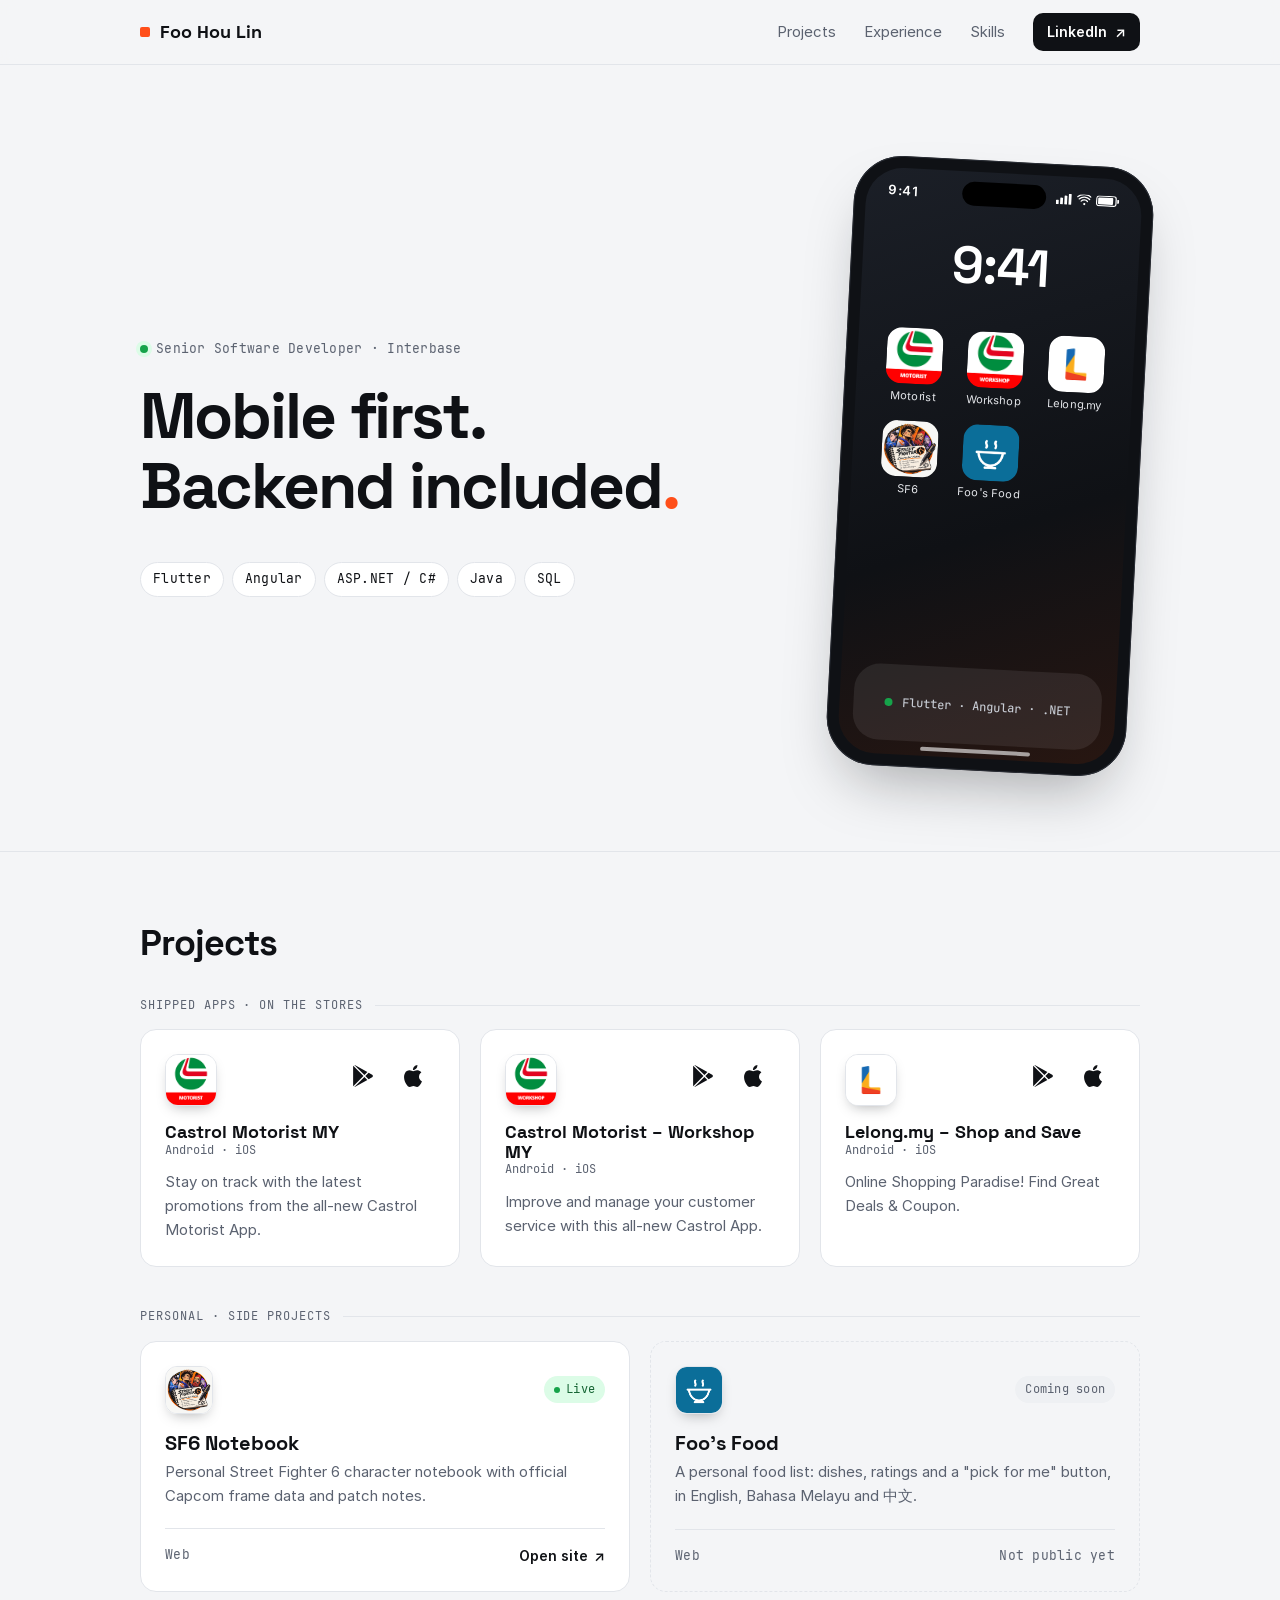
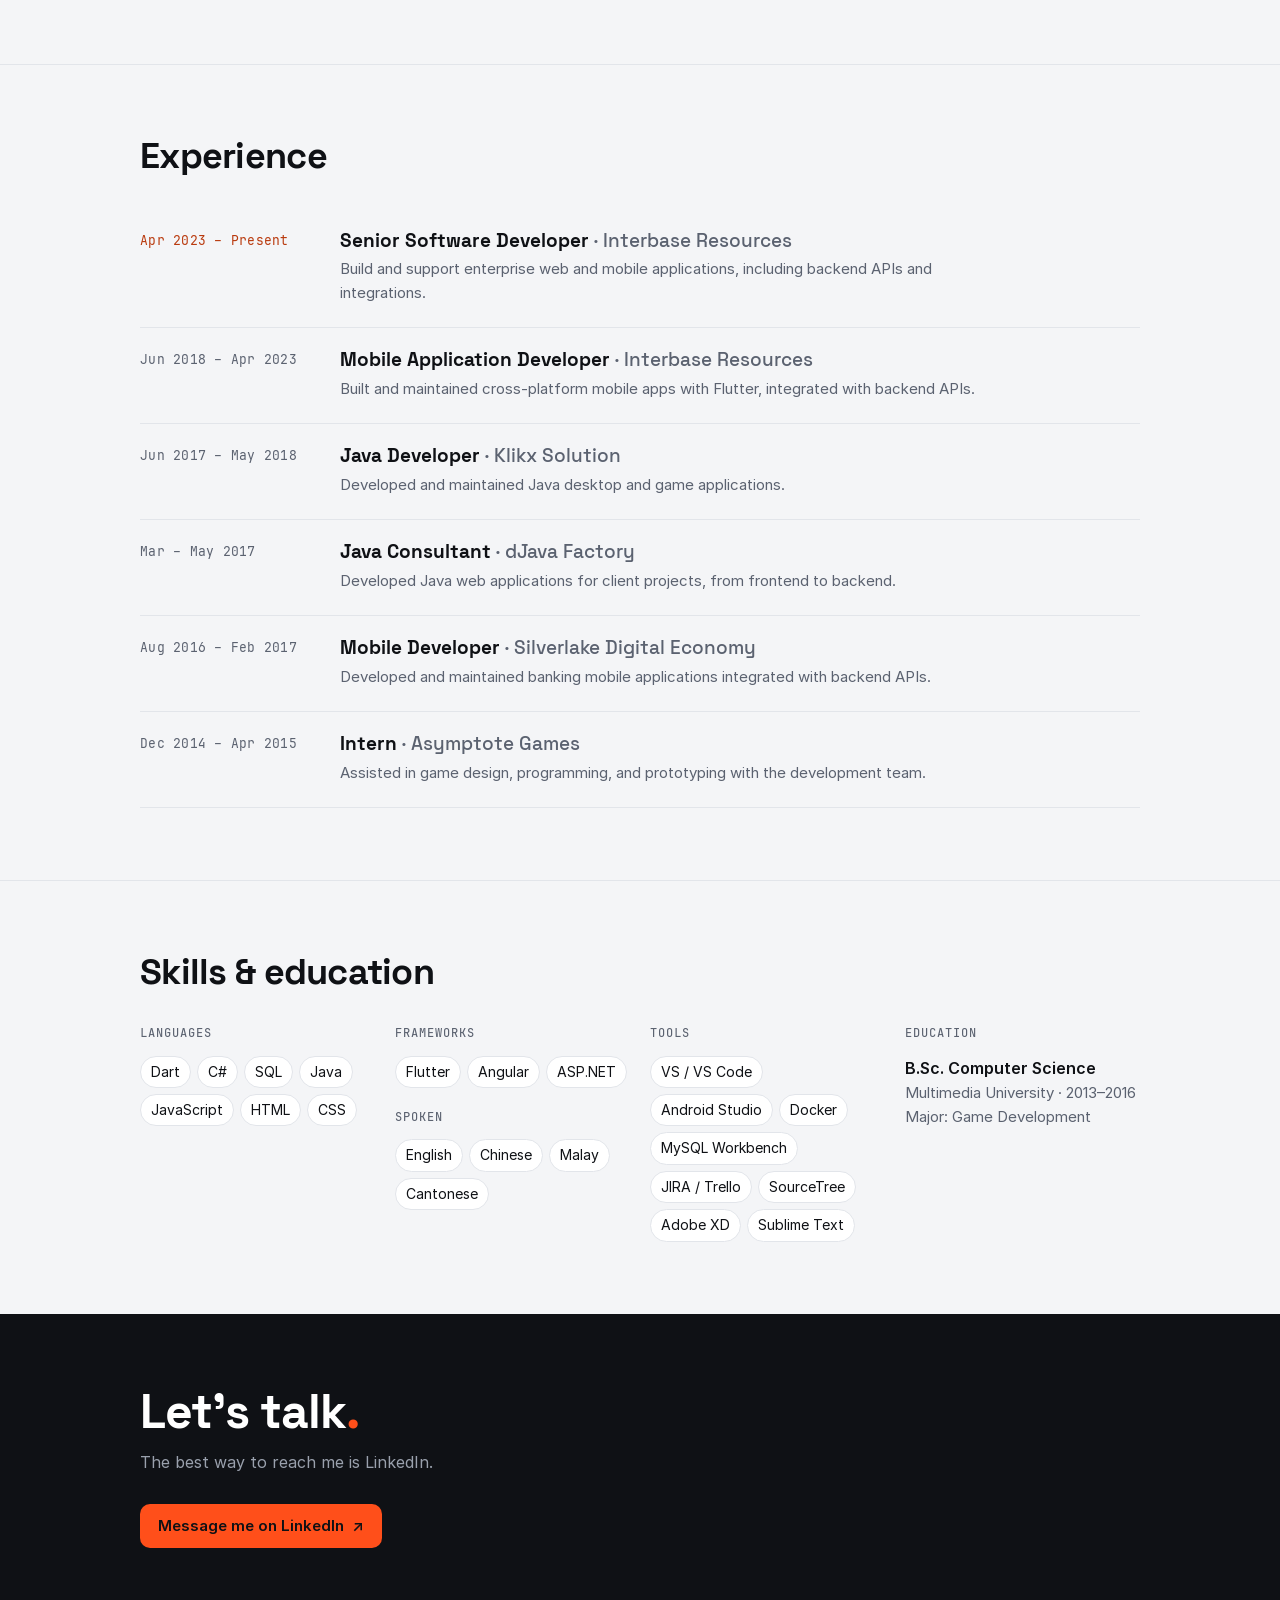
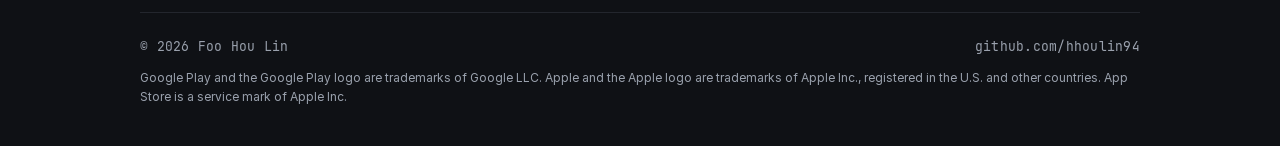
<file: index.html>
<!DOCTYPE html>
<html lang="en">
<head>
<meta charset="utf-8">
<meta name="viewport" content="width=device-width, initial-scale=1">
<title>Foo Hou Lin — Senior Software Developer</title>
<meta name="description" content="9+ years building mobile, web and backend systems, with Flutter apps shipped to both app stores.">
<meta name="author" content="Foo Hou Lin">
<meta name="theme-color" content="#F4F5F7">
<link rel="canonical" href="https://hhoulin94.github.io/">
<meta property="og:title" content="Foo Hou Lin — Senior Software Developer">
<meta property="og:description" content="9+ years building mobile, web and backend systems, with Flutter apps shipped to both app stores.">
<meta property="og:type" content="website">
<meta property="og:url" content="https://hhoulin94.github.io/">
<meta property="og:image" content="https://hhoulin94.github.io/assets/og.png">
<meta property="og:image:type" content="image/png">
<meta property="og:image:width" content="1200">
<meta property="og:image:height" content="630">
<meta property="og:image:alt" content="Foo Hou Lin — Mobile first. Backend included.">
<meta name="twitter:card" content="summary_large_image">
<meta name="twitter:title" content="Foo Hou Lin — Senior Software Developer">
<meta name="twitter:description" content="9+ years building mobile, web and backend systems, with Flutter apps shipped to both app stores.">
<meta name="twitter:image" content="https://hhoulin94.github.io/assets/og.png">
<link rel="icon" href="assets/favicon.svg" type="image/svg+xml">
<link rel="icon" href="assets/favicon-32.png" type="image/png" sizes="32x32">
<link rel="apple-touch-icon" href="assets/apple-touch-icon.png">
<link rel="preload" href="fonts/space-grotesk/SpaceGrotesk-Bold.woff2" as="font" type="font/woff2" crossorigin>
<link rel="preload" href="fonts/inter/Inter-Regular.woff2" as="font" type="font/woff2" crossorigin>
<link rel="stylesheet" href="styles.css">
</head>
<body>
<a class="skip" href="#projects">Skip to projects</a>
<nav aria-label="Primary">
  <div class="w">
    <a class="logo" href="#top"><span class="dot" aria-hidden="true"></span>Foo Hou Lin</a>
    <div class="links">
      <a href="#projects">Projects</a>
      <a href="#experience">Experience</a>
      <a href="#skills">Skills</a>
    </div>
    <a class="btn p" href="https://www.linkedin.com/in/hou-lin-foo-8b8b81141/" target="_blank" rel="me noopener noreferrer">LinkedIn <span aria-hidden="true">↗</span></a>
  </div>
</nav>

<header class="hero" id="top">
  <div class="w hg">
    <div>
      <p class="tag mono"><span class="pulse" aria-hidden="true"></span>Senior Software Developer · Interbase</p>
      <h1>Mobile first.<br>Backend included<span class="acc">.</span></h1>
      <div class="stack mono">
        <span class="chip">Flutter</span>
        <span class="chip">Angular</span>
        <span class="chip">ASP.NET / C#</span>
        <span class="chip">Java</span>
        <span class="chip">SQL</span>
      </div>
    </div>
    <div class="pwrap">
      <div class="phone" aria-hidden="true">
        <div class="scr">
          <div class="isl"></div>
          <div class="sb">
            <b>9:41</b>
            <span class="sb-icons">
              <svg viewBox="0 0 17 12" width="17" height="12"><rect x="0" y="7.2" width="3" height="4.8" rx="0.6" fill="#fff"/><rect x="4.6" y="4.6" width="3" height="7.4" rx="0.6" fill="#fff"/><rect x="9.2" y="2.2" width="3" height="9.8" rx="0.6" fill="#fff"/><rect x="13.8" y="0" width="3" height="12" rx="0.6" fill="#fff"/></svg>
              <svg viewBox="0 0 16 12" width="16" height="12"><path fill="#fff" d="M8.1 9.15a1.2 1.2 0 1 1 0 2.4 1.2 1.2 0 0 1 0-2.4z"/><path fill="none" stroke="#fff" stroke-width="1.35" stroke-linecap="round" d="M4.55 7.35a4.85 4.85 0 0 1 6.9 0"/><path fill="none" stroke="#fff" stroke-width="1.35" stroke-linecap="round" d="M2.25 5.05a8.15 8.15 0 0 1 11.5 0"/><path fill="none" stroke="#fff" stroke-width="1.35" stroke-linecap="round" d="M.35 2.7C2.4 1 5.1.15 8 .15s5.6.85 7.65 2.55"/></svg>
              <svg viewBox="0 0 26 12" width="26" height="12"><rect x="0.7" y="0.7" width="21.2" height="10.6" rx="2.5" fill="none" stroke="#fff" stroke-width="1.3"/><rect x="2.3" y="2.25" width="16.4" height="7.5" rx="1.1" fill="#fff"/><path fill="#fff" d="M23.2 3.9h1.15c.45 0 .8.36.8.8v2.6c0 .44-.35.8-.8.8H23.2V3.9z"/></svg>
            </span>
          </div>
          <div class="clk">9:41</div>
          <div class="apps">
            <div class="app"><img class="ai" src="assets/icon-com.bp.castrol.motorist.png" alt="" width="56" height="56"><span class="label">Motorist</span></div>
            <div class="app"><img class="ai" src="assets/icon-com.bp.castrol.workshop.png" alt="" width="56" height="56"><span class="label">Workshop</span></div>
            <div class="app"><img class="ai" src="assets/icon-com.lelong.buyer.png" alt="" width="56" height="56"><span class="label">Lelong.my</span></div>
            <div class="app"><img class="ai" src="assets/icon-sf6.png" alt="" width="56" height="56"><span class="label">SF6</span></div>
            <div class="app"><img class="ai" src="assets/icon-foofood.png" alt="" width="56" height="56"><span class="label">Foo's Food</span></div>
          </div>
          <div class="dock"><span class="pulse"></span>Flutter · Angular · .NET</div>
          <div class="hbar"></div>
        </div>
      </div>
    </div>
  </div>
</header>

<main>
  <section id="projects">
    <div class="w">
      <div class="sh"><h2>Projects</h2></div>
      <p class="sub">Shipped apps · on the stores</p>
      <div class="grid3">
        <article class="card ship">
          <div class="ah">
            <img class="aico" src="assets/icon-com.bp.castrol.motorist.png" alt="" width="52" height="52">
            <div class="stores">
              <a class="store" href="https://play.google.com/store/apps/details?id=com.bp.castrol.motorist" aria-label="Get Castrol Motorist MY on Google Play" title="Google Play" target="_blank" rel="noopener noreferrer"><img src="assets/si-googleplay.svg" alt="" width="22" height="22"></a>
              <a class="store" href="https://apps.apple.com/my/app/castrol-motorist-my/id1546690704" aria-label="Download Castrol Motorist MY on the App Store" title="App Store" target="_blank" rel="noopener noreferrer"><img src="assets/si-apple.svg" alt="" width="22" height="22"></a>
            </div>
          </div>
          <div class="nm">
            <h3>Castrol Motorist MY</h3>
            <small>Android · iOS</small>
          </div>
          <p>Stay on track with the latest promotions from the all-new Castrol Motorist App.</p>
        </article>
        <article class="card ship">
          <div class="ah">
            <img class="aico" src="assets/icon-com.bp.castrol.workshop.png" alt="" width="52" height="52">
            <div class="stores">
              <a class="store" href="https://play.google.com/store/apps/details?id=com.bp.castrol.workshop" aria-label="Get Castrol Motorist – Workshop MY on Google Play" title="Google Play" target="_blank" rel="noopener noreferrer"><img src="assets/si-googleplay.svg" alt="" width="22" height="22"></a>
              <a class="store" href="https://apps.apple.com/my/app/castrol-motorist-workshop-my/id1546692428" aria-label="Download Castrol Motorist – Workshop MY on the App Store" title="App Store" target="_blank" rel="noopener noreferrer"><img src="assets/si-apple.svg" alt="" width="22" height="22"></a>
            </div>
          </div>
          <div class="nm">
            <h3>Castrol Motorist – Workshop MY</h3>
            <small>Android · iOS</small>
          </div>
          <p>Improve and manage your customer service with this all-new Castrol App.</p>
        </article>
        <article class="card ship">
          <div class="ah">
            <img class="aico" src="assets/icon-com.lelong.buyer.png" alt="" width="52" height="52">
            <div class="stores">
              <a class="store" href="https://play.google.com/store/apps/details?id=com.lelong.buyer" aria-label="Get Lelong.my – Shop and Save on Google Play" title="Google Play" target="_blank" rel="noopener noreferrer"><img src="assets/si-googleplay.svg" alt="" width="22" height="22"></a>
              <a class="store" href="https://apps.apple.com/my/app/lelong-my-shop-and-save/id508637861" aria-label="Download Lelong.my – Shop and Save on the App Store" title="App Store" target="_blank" rel="noopener noreferrer"><img src="assets/si-apple.svg" alt="" width="22" height="22"></a>
            </div>
          </div>
          <div class="nm">
            <h3>Lelong.my – Shop and Save</h3>
            <small>Android · iOS</small>
          </div>
          <p>Online Shopping Paradise! Find Great Deals &amp; Coupon.</p>
        </article>
      </div>

      <p class="sub later">Personal · side projects</p>
      <div class="grid2">
        <article class="card pc">
          <div class="k">
            <img class="food" src="assets/icon-sf6.png" alt="" width="48" height="48">
            <span class="badge live"><span class="bdot" aria-hidden="true"></span>Live</span>
          </div>
          <h3><a href="https://sf6-character-notes.vercel.app" target="_blank" rel="noopener noreferrer">SF6 Notebook</a></h3>
          <p>Personal Street Fighter 6 character notebook with official Capcom frame data and patch notes.</p>
          <div class="ft">
            <span class="mono meta">Web</span>
            <a href="https://sf6-character-notes.vercel.app" target="_blank" rel="noopener noreferrer">Open site <span aria-hidden="true">↗</span></a>
          </div>
        </article>
        <article class="card pc dim">
          <div class="k">
            <img class="food" src="assets/icon-foofood.png" alt="" width="48" height="48">
            <span class="badge soon">Coming soon</span>
          </div>
          <h3>Foo's Food</h3>
          <p>A personal food list: dishes, ratings and a "pick for me" button, in English, Bahasa Melayu and <span lang="zh">中文</span>.</p>
          <div class="ft">
            <span class="mono meta">Web</span>
            <span class="mono meta">Not public yet</span>
          </div>
        </article>
      </div>
    </div>
  </section>

  <section id="experience">
    <div class="w">
      <div class="sh"><h2>Experience</h2></div>
      <div class="tl">
        <div class="row">
          <div class="when now">Apr 2023 – Present</div>
          <div class="what">
            <h3>Senior Software Developer <em>· Interbase Resources</em></h3>
            <p>Build and support enterprise web and mobile applications, including backend APIs and integrations.</p>
          </div>
        </div>
        <div class="row">
          <div class="when">Jun 2018 – Apr 2023</div>
          <div class="what">
            <h3>Mobile Application Developer <em>· Interbase Resources</em></h3>
            <p>Built and maintained cross-platform mobile apps with Flutter, integrated with backend APIs.</p>
          </div>
        </div>
        <div class="row">
          <div class="when">Jun 2017 – May 2018</div>
          <div class="what">
            <h3>Java Developer <em>· Klikx Solution</em></h3>
            <p>Developed and maintained Java desktop and game applications.</p>
          </div>
        </div>
        <div class="row">
          <div class="when">Mar – May 2017</div>
          <div class="what">
            <h3>Java Consultant <em>· dJava Factory</em></h3>
            <p>Developed Java web applications for client projects, from frontend to backend.</p>
          </div>
        </div>
        <div class="row">
          <div class="when">Aug 2016 – Feb 2017</div>
          <div class="what">
            <h3>Mobile Developer <em>· Silverlake Digital Economy</em></h3>
            <p>Developed and maintained banking mobile applications integrated with backend APIs.</p>
          </div>
        </div>
        <div class="row">
          <div class="when">Dec 2014 – Apr 2015</div>
          <div class="what">
            <h3>Intern <em>· Asymptote Games</em></h3>
            <p>Assisted in game design, programming, and prototyping with the development team.</p>
          </div>
        </div>
      </div>
    </div>
  </section>

  <section id="skills">
    <div class="w">
      <div class="sh"><h2>Skills &amp; education</h2></div>
      <div class="sk">
        <div>
          <h4>Languages</h4>
          <div class="chips">
            <span class="chip">Dart</span>
            <span class="chip">C#</span>
            <span class="chip">SQL</span>
            <span class="chip">Java</span>
            <span class="chip">JavaScript</span>
            <span class="chip">HTML</span>
            <span class="chip">CSS</span>
          </div>
        </div>
        <div>
          <h4>Frameworks</h4>
          <div class="chips">
            <span class="chip">Flutter</span>
            <span class="chip">Angular</span>
            <span class="chip">ASP.NET</span>
          </div>
          <h4 class="spoken">Spoken</h4>
          <div class="chips">
            <span class="chip">English</span>
            <span class="chip">Chinese</span>
            <span class="chip">Malay</span>
            <span class="chip">Cantonese</span>
          </div>
        </div>
        <div>
          <h4>Tools</h4>
          <div class="chips">
            <span class="chip">VS / VS Code</span>
            <span class="chip">Android Studio</span>
            <span class="chip">Docker</span>
            <span class="chip">MySQL Workbench</span>
            <span class="chip">JIRA / Trello</span>
            <span class="chip">SourceTree</span>
            <span class="chip">Adobe XD</span>
            <span class="chip">Sublime Text</span>
          </div>
        </div>
        <div>
          <h4>Education</h4>
          <p class="degree">B.Sc. Computer Science</p>
          <p class="school">Multimedia University · <span class="year">2013–2016</span><br>Major: Game Development</p>
        </div>
      </div>
    </div>
  </section>
</main>

<footer>
  <div class="w">
    <h2>Let's talk<span class="acc">.</span></h2>
    <p class="lead">The best way to reach me is LinkedIn.</p>
    <a class="btn" href="https://www.linkedin.com/in/hou-lin-foo-8b8b81141/" target="_blank" rel="me noopener noreferrer">Message me on LinkedIn <span aria-hidden="true">↗</span></a>
    <div class="bot mono">
      <span>© 2026 Foo Hou Lin</span>
      <a href="https://github.com/hhoulin94" target="_blank" rel="me noopener noreferrer">github.com/hhoulin94</a>
    </div>
    <p class="tm">Google Play and the Google Play logo are trademarks of Google LLC. Apple and the Apple logo are trademarks of Apple Inc., registered in the U.S. and other countries. App Store is a service mark of Apple Inc.</p>
  </div>
</footer>
</body>
</html>
</file>
<file: styles.css>
/* Self-hosted OFL webfonts. Licenses: fonts/space-grotesk/OFL.txt, fonts/inter/LICENSE.txt, fonts/jetbrains-mono/OFL.txt. */

@font-face {
  font-family: "Space Grotesk";
  font-style: normal;
  font-weight: 500;
  font-display: swap;
  src: url("fonts/space-grotesk/SpaceGrotesk-Medium.woff2") format("woff2");
}

@font-face {
  font-family: "Space Grotesk";
  font-style: normal;
  font-weight: 600;
  font-display: swap;
  src: url("fonts/space-grotesk/SpaceGrotesk-SemiBold.woff2") format("woff2");
}

@font-face {
  font-family: "Space Grotesk";
  font-style: normal;
  font-weight: 700;
  font-display: swap;
  src: url("fonts/space-grotesk/SpaceGrotesk-Bold.woff2") format("woff2");
}

@font-face {
  font-family: "Inter";
  font-style: normal;
  font-weight: 400;
  font-display: swap;
  src: url("fonts/inter/Inter-Regular.woff2") format("woff2");
}

@font-face {
  font-family: "Inter";
  font-style: normal;
  font-weight: 500;
  font-display: swap;
  src: url("fonts/inter/Inter-Medium.woff2") format("woff2");
}

@font-face {
  font-family: "Inter";
  font-style: normal;
  font-weight: 600;
  font-display: swap;
  src: url("fonts/inter/Inter-SemiBold.woff2") format("woff2");
}

@font-face {
  font-family: "JetBrains Mono";
  font-style: normal;
  font-weight: 400;
  font-display: swap;
  src: url("fonts/jetbrains-mono/JetBrainsMono-Regular.woff2") format("woff2");
}

@font-face {
  font-family: "JetBrains Mono";
  font-style: normal;
  font-weight: 500;
  font-display: swap;
  src: url("fonts/jetbrains-mono/JetBrainsMono-Medium.woff2") format("woff2");
}

:root {
  --bg: #F4F5F7;
  --card: #fff;
  --ink: #0F1115;
  --mut: #5B6270;
  --line: #E2E5EA;
  --acc: #FF4F1A;
  --acct: #B93A0E;
  --sans: "Inter", "Segoe UI", Roboto, "Helvetica Neue", Arial, "PingFang SC", "Noto Sans CJK SC", "Microsoft YaHei", "WenQuanYi Micro Hei", sans-serif;
  --display: "Space Grotesk", "Avenir Next", "Segoe UI", sans-serif;
  --mono: "JetBrains Mono", ui-monospace, "SFMono-Regular", Menlo, Consolas, monospace;
}

*,
*::before,
*::after {
  box-sizing: border-box;
}

* {
  margin: 0;
}

html {
  scroll-behavior: smooth;
  -webkit-text-size-adjust: 100%;
  background: var(--bg);
}

body {
  background: var(--bg);
  color: var(--ink);
  font: 400 16px/1.6 var(--sans);
  -webkit-font-smoothing: antialiased;
  text-rendering: optimizeLegibility;
}

img {
  max-width: 100%;
}

a {
  color: inherit;
  text-decoration: none;
}

:focus {
  outline: none;
}

:focus-visible {
  outline: 2px solid var(--ink);
  outline-offset: 2px;
}

footer :focus-visible {
  outline-color: #fff;
}

.skip {
  position: absolute;
  left: 16px;
  top: 12px;
  z-index: 10;
  transform: translateY(-160%);
  background: var(--ink);
  color: #fff;
  font-weight: 600;
  font-size: 14px;
  padding: 8px 12px;
  border-radius: 8px;
}

.skip:focus {
  transform: none;
}

.w {
  max-width: 1080px;
  margin: 0 auto;
  padding: 0 40px;
}

.mono {
  font-family: var(--mono);
  font-size: 13px;
  letter-spacing: 0.02em;
}

h1,
h2,
h3 {
  font-family: var(--display);
  font-weight: 700;
  line-height: 1.1;
}

nav {
  position: sticky;
  top: 0;
  background: rgba(244, 245, 247, 0.9);
  backdrop-filter: blur(8px);
  border-bottom: 1px solid var(--line);
  z-index: 5;
}

nav .w {
  display: flex;
  align-items: center;
  height: 64px;
  gap: 28px;
}

.logo {
  font-family: var(--display);
  font-weight: 700;
  font-size: 18px;
  display: flex;
  align-items: center;
  gap: 10px;
}

.dot {
  width: 10px;
  height: 10px;
  background: var(--acc);
  border-radius: 2px;
  flex: none;
}

nav .links {
  margin-left: auto;
  display: flex;
  gap: 28px;
  color: var(--mut);
  font-size: 15px;
}

nav .links a {
  padding: 8px 0;
}

nav .links a:hover {
  color: var(--ink);
}

.btn {
  display: inline-flex;
  align-items: center;
  justify-content: center;
  gap: 8px;
  height: 44px;
  padding: 0 18px;
  border-radius: 10px;
  font-weight: 600;
  font-size: 15px;
}

.btn.p {
  background: var(--ink);
  color: #fff;
}

nav .btn {
  height: 38px;
  padding: 0 14px;
  font-size: 14px;
  white-space: nowrap;
}

.hero {
  padding: 96px 0 80px;
}

.hg {
  display: grid;
  grid-template-columns: 1fr 300px;
  gap: 56px;
  align-items: center;
}

.tag {
  display: inline-flex;
  align-items: center;
  gap: 8px;
  color: var(--mut);
}

.tag .pulse {
  width: 8px;
  height: 8px;
  border-radius: 50%;
  background: #16A34A;
  box-shadow: 0 0 0 4px #DCFCE7;
  flex: none;
}

.hero h1 {
  font-size: 64px;
  letter-spacing: -0.03em;
  margin: 20px 0;
  font-weight: 700;
}

.hero h1 .acc,
footer h2 .acc {
  color: var(--acc);
}

.hero .tag {
  font-family: var(--mono);
  font-size: 13px;
  letter-spacing: 0.02em;
  max-width: none;
}

.stack {
  display: flex;
  gap: 8px;
  margin-top: 40px;
  flex-wrap: wrap;
}

.chip {
  border: 1px solid var(--line);
  background: var(--card);
  border-radius: 999px;
  padding: 6px 12px;
}

.phone {
  width: 300px;
  height: 610px;
  border-radius: 48px;
  background: #0F1115;
  padding: 12px;
  box-shadow: 0 30px 60px -20px rgba(15, 17, 21, 0.35), 0 0 0 1px #2A2E36 inset;
  position: relative;
  transform: rotate(3deg);
}

.scr {
  height: 100%;
  border-radius: 37px;
  background: linear-gradient(160deg, #1B1F27 0%, #0F1115 60%, #3A1A0E 130%);
  overflow: hidden;
  position: relative;
  color: #fff;
}

.isl {
  position: absolute;
  top: 10px;
  left: 50%;
  transform: translateX(-50%);
  width: 84px;
  height: 24px;
  border-radius: 12px;
  background: #000;
  z-index: 1;
}

.sb {
  display: flex;
  justify-content: space-between;
  align-items: center;
  padding: 12px 22px 0;
  font-weight: 600;
  font-size: 13px;
  letter-spacing: 0.5px;
  position: relative;
  z-index: 2;
}

.sb-icons {
  display: flex;
  align-items: center;
  gap: 5px;
}

.sb-icons svg {
  display: block;
  height: 11px;
  width: auto;
}

.clk {
  text-align: center;
  margin-top: 34px;
  font: 600 52px/1 var(--display);
  letter-spacing: -0.02em;
}

.dt {
  text-align: center;
  color: #9AA1AD;
  font: 400 12px/1.4 var(--mono);
  margin-top: 4px;
}

.apps {
  display: grid;
  grid-template-columns: repeat(3, minmax(0, 1fr));
  gap: 18px 10px;
  padding: 40px 22px 0;
}

.app {
  text-align: center;
  font: 400 11px/1.2 var(--sans);
  color: #E5E7EB;
  min-width: 0;
  white-space: nowrap;
}

.app .label {
  display: block;
  letter-spacing: -0.03em;
}

.ai {
  width: 56px;
  height: 56px;
  border-radius: 15px;
  display: grid;
  place-items: center;
  margin: 0 auto 6px;
  font: 700 18px/1 var(--display);
}

img.ai {
  display: block;
  object-fit: cover;
}

.dock {
  position: absolute;
  left: 14px;
  right: 14px;
  bottom: 14px;
  height: 76px;
  border-radius: 26px;
  background: rgba(255, 255, 255, 0.08);
  display: flex;
  align-items: center;
  justify-content: center;
  gap: 10px;
  font: 500 12px/1 var(--mono);
  color: #C9CED6;
}

.dock .pulse {
  width: 8px;
  height: 8px;
  border-radius: 50%;
  background: #16A34A;
  box-shadow: none;
  flex: none;
}

.hbar {
  position: absolute;
  bottom: 5px;
  left: 50%;
  transform: translateX(-50%);
  width: 110px;
  height: 4px;
  border-radius: 2px;
  background: #fff;
  opacity: 0.6;
}

section {
  padding: 72px 0;
  border-top: 1px solid var(--line);
  scroll-margin-top: 64px;
}

.sh {
  display: flex;
  align-items: baseline;
  gap: 16px;
  margin-bottom: 32px;
}

.sh h2 {
  font-size: 36px;
  letter-spacing: -0.02em;
}

.sub {
  color: var(--mut);
  font-family: var(--mono);
  font-size: 12px;
  letter-spacing: 0.08em;
  text-transform: uppercase;
  margin: 0 0 14px;
  display: flex;
  align-items: center;
  gap: 12px;
}

.sub::after {
  content: "";
  flex: 1;
  height: 1px;
  background: var(--line);
}

.sub.later {
  margin-top: 40px;
}

.grid3 {
  display: grid;
  grid-template-columns: repeat(3, minmax(0, 1fr));
  gap: 20px;
}

.grid2 {
  display: grid;
  grid-template-columns: 1fr 1fr;
  gap: 20px;
}

.card {
  background: var(--card);
  border: 1px solid var(--line);
  border-radius: 16px;
  padding: 24px;
  display: flex;
  flex-direction: column;
  min-width: 0;
}

.card p {
  color: var(--mut);
  font-size: 15px;
  flex: 1;
}

.ah {
  display: flex;
  gap: 14px;
  align-items: flex-start;
}

.aico {
  width: 52px;
  height: 52px;
  border-radius: 13px;
  border: 1px solid var(--line);
  box-shadow: 0 6px 14px -6px rgba(15, 17, 21, 0.35);
  flex: none;
  object-fit: contain;
  background: #fff;
}

.stores {
  margin-left: auto;
  display: flex;
  gap: 6px;
  flex: none;
}

.store {
  width: 44px;
  height: 44px;
  border-radius: 12px;
  display: grid;
  place-items: center;
  background: transparent;
}

.store img {
  width: 22px;
  height: 22px;
  display: block;
}

.store:hover {
  background: #EEF0F3;
}

.store:focus-visible {
  outline: 2px solid var(--ink);
  outline-offset: 2px;
}

.nm {
  margin-top: 16px;
}

.nm h3 {
  margin: 0;
  font-size: 18px;
}

.nm small,
.card .plat {
  display: block;
  color: var(--mut);
  font: 400 12px/1.4 var(--mono);
}

.ship p {
  margin-top: 12px;
}

.pc {
  min-height: 200px;
}

.pc .k {
  display: flex;
  justify-content: space-between;
  align-items: center;
}

.pc h3 {
  font-size: 20px;
  margin: 18px 0 6px;
}

.pc h3 a:hover {
  color: var(--acct);
}

.food {
  width: 48px;
  height: 48px;
  border-radius: 12px;
  border: 1px solid var(--line);
  box-shadow: 0 6px 14px -6px rgba(15, 17, 21, 0.35);
  object-fit: contain;
}

.badge {
  border-radius: 999px;
  padding: 4px 10px;
  font-family: var(--mono);
  font-size: 12px;
  letter-spacing: 0.02em;
  display: inline-flex;
  align-items: center;
  gap: 6px;
}

.badge.live {
  background: #DCFCE7;
  color: #166534;
}

.badge.live .bdot {
  width: 6px;
  height: 6px;
  border-radius: 50%;
  background: #16A34A;
}

.badge.soon {
  background: #EEF0F3;
  color: var(--mut);
}

.pc.dim {
  background: transparent;
  border-style: dashed;
}

.ft {
  display: flex;
  justify-content: space-between;
  align-items: center;
  margin-top: 20px;
  padding-top: 16px;
  border-top: 1px solid var(--line);
  gap: 12px;
}

.ft .meta {
  color: var(--mut);
}

.ft a {
  font-weight: 600;
  font-size: 14px;
  display: inline-flex;
  gap: 6px;
  align-items: center;
  padding: 8px 0;
  margin: -8px 0;
}

.ft a:hover {
  color: var(--acct);
}

.tl {
  display: flex;
  flex-direction: column;
}

.row {
  display: grid;
  grid-template-columns: 200px 1fr;
  gap: 0;
  padding: 22px 0;
  border-bottom: 1px solid var(--line);
}

.when {
  font-family: var(--mono);
  font-size: 13px;
  letter-spacing: 0.02em;
  color: var(--mut);
}

.when.now {
  color: var(--acct);
}

.row h3 {
  font-size: 19px;
}

.row h3 em {
  font-style: normal;
  color: var(--mut);
  font-weight: 500;
}

.row p {
  color: var(--mut);
  font-size: 15px;
  margin-top: 6px;
  max-width: 640px;
}

.sk {
  display: grid;
  grid-template-columns: repeat(4, minmax(0, 1fr));
  gap: 20px;
}

.sk h4 {
  font-family: var(--mono);
  font-weight: 500;
  font-size: 12px;
  color: var(--mut);
  text-transform: uppercase;
  letter-spacing: 0.08em;
  margin-bottom: 12px;
}

.sk .spoken {
  margin-top: 20px;
}

.sk .chips {
  display: flex;
  flex-wrap: wrap;
  gap: 6px;
}

.sk .chip {
  font-size: 14px;
  padding: 4px 10px;
}

.degree {
  font-weight: 600;
}

.school {
  color: var(--mut);
  font-size: 15px;
}

.school .year {
  white-space: nowrap;
}

footer {
  background: var(--ink);
  color: #fff;
  padding: 72px 0 40px;
}

footer h2 {
  font-size: 48px;
  letter-spacing: -0.02em;
}

footer .lead {
  color: #9AA1AD;
  margin: 12px 0 28px;
}

footer .btn {
  background: var(--acc);
  color: var(--ink);
}

footer .btn:hover {
  filter: brightness(1.05);
}

.bot {
  display: flex;
  justify-content: space-between;
  color: #6B7280;
  margin-top: 64px;
  padding-top: 24px;
  border-top: 1px solid #23262D;
  gap: 8px;
}

.bot span {
  color: #9AA1AD;
}

.bot a {
  color: #9AA1AD;
}

.bot a:hover {
  color: #fff;
}

.tm {
  color: #9AA1AD;
  font-size: 12px;
  margin-top: 10px;
}

@media (max-width: 700px) {
  .w {
    padding: 0 20px;
  }

  nav .links {
    display: none;
  }

  nav .btn {
    margin-left: auto;
  }

  .hero {
    padding: 56px 0 48px;
  }

  .hg {
    grid-template-columns: 1fr;
    gap: 40px;
  }

  .hero h1 {
    font-size: 44px;
  }

  .pwrap {
    display: flex;
    justify-content: center;
  }

  .phone {
    width: 250px;
    height: 508px;
    border-radius: 40px;
    padding: 10px;
    transform: none;
  }

  .scr {
    border-radius: 31px;
  }

  .isl {
    width: 68px;
    height: 20px;
    top: 8px;
  }

  .sb {
    padding: 10px 16px 0;
  }

  .clk {
    font-size: 42px;
    margin-top: 26px;
  }

  .apps {
    padding: 28px 16px 0;
    gap: 14px 6px;
  }

  .ai {
    width: 46px;
    height: 46px;
    border-radius: 12px;
  }

  section {
    padding: 48px 0;
  }

  .sh h2 {
    font-size: 28px;
  }

  .sh {
    margin-bottom: 20px;
  }

  .grid3,
  .grid2,
  .sk {
    grid-template-columns: 1fr;
  }

  .sk {
    gap: 24px;
  }

  .card {
    padding: 20px;
  }

  .tl {
    display: block;
  }

  .row {
    grid-template-columns: 1fr;
    padding: 0;
  }

  .row .when {
    padding: 22px 0 0;
  }

  .row .what {
    padding: 4px 0 22px;
  }

  footer h2 {
    font-size: 34px;
  }

  footer .btn {
    width: 100%;
  }

  footer .bot {
    flex-direction: column;
    gap: 6px;
  }
}

@media (prefers-reduced-motion: reduce) {
  html {
    scroll-behavior: auto;
  }

  footer .btn:hover {
    filter: none;
  }
}
</file>
